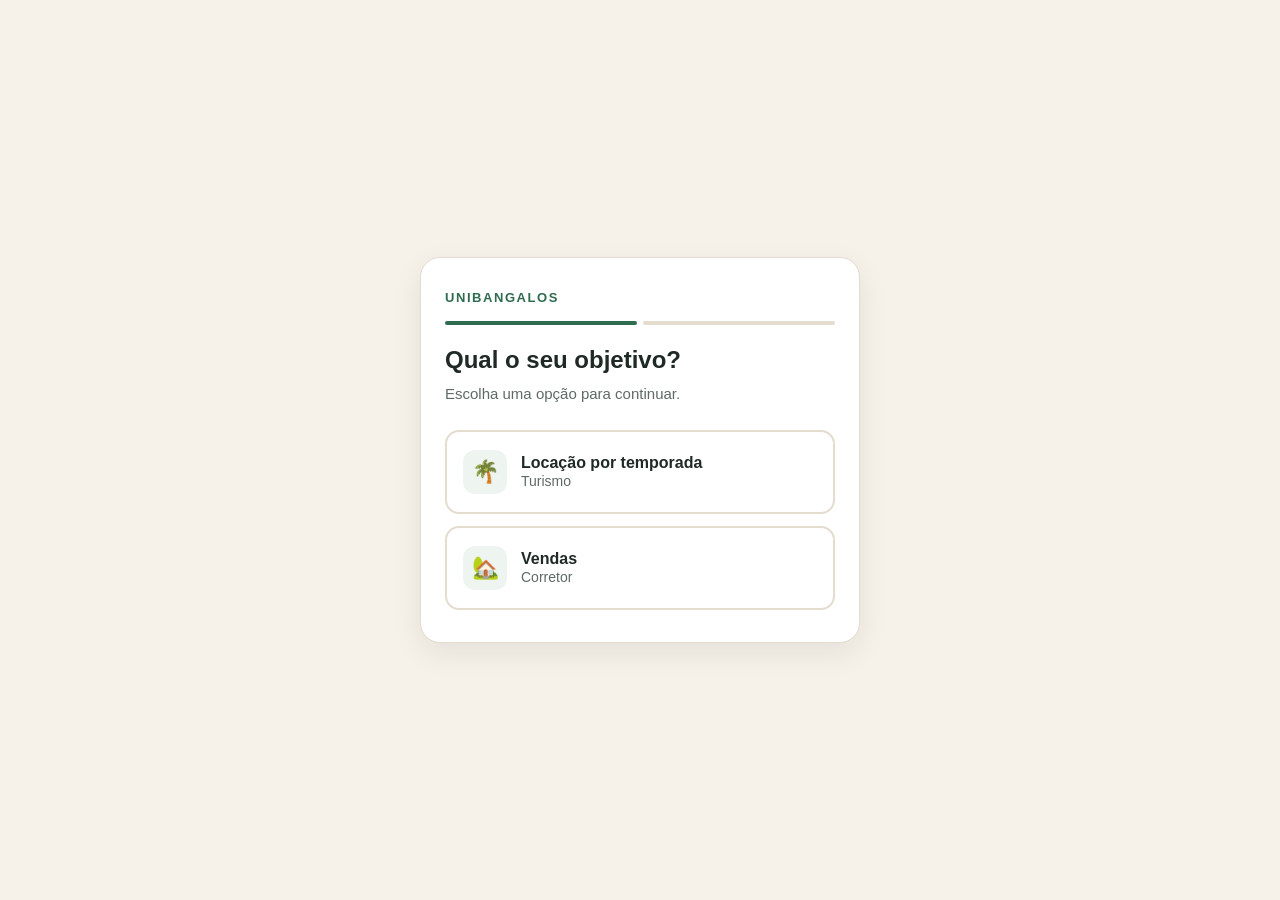
<file: index.html>
<!DOCTYPE html>
<html lang="pt-BR">
<head>
  <meta charset="UTF-8">
  <meta name="viewport" content="width=device-width, initial-scale=1.0">
  <title>Unibangalos | Qual o seu objetivo?</title>
  <meta name="description" content="Unibangalos - locação por temporada e vendas.">
  <link rel="stylesheet" href="assets/style.css">
  <script src="assets/config.js"></script>

  <!-- Meta Pixel Code -->
  <script>
  !function(f,b,e,v,n,t,s)
  {if(f.fbq)return;n=f.fbq=function(){n.callMethod?
  n.callMethod.apply(n,arguments):n.queue.push(arguments)};
  if(!f._fbq)f._fbq=n;n.push=n;n.loaded=!0;n.version='2.0';
  n.queue=[];t=b.createElement(e);t.async=!0;
  t.src=v;s=b.getElementsByTagName(e)[0];
  s.parentNode.insertBefore(t,s)}(window, document,'script',
  'https://connect.facebook.net/en_US/fbevents.js');
  fbq('init', '636846751474620');
  fbq('track', 'PageView');
  </script>
  <noscript><img height="1" width="1" style="display:none"
  src="https://www.facebook.com/tr?id=636846751474620&ev=PageView&noscript=1"
  /></noscript>
  <!-- End Meta Pixel Code -->
</head>
<body>
  <main class="card">
    <p class="brand">Unibangalos</p>
    <div class="steps" aria-hidden="true"><span class="active"></span><span></span></div>

    <h1>Qual o seu objetivo?</h1>
    <p class="subtitle">Escolha uma opção para continuar.</p>

    <div class="options">
      <button type="button" class="option" data-objetivo="turismo" data-evento="clicou_turismo">
        <span class="icon" aria-hidden="true">🌴</span>
        <span>
          <strong>Locação por temporada</strong>
          <small>Turismo</small>
        </span>
      </button>

      <button type="button" class="option" data-objetivo="corretor" data-evento="clicou_corretor">
        <span class="icon" aria-hidden="true">🏡</span>
        <span>
          <strong>Vendas</strong>
          <small>Corretor</small>
        </span>
      </button>
    </div>
  </main>

  <script>
    (function () {
      // Guarda UTMs/fbclid da URL de entrada para enviar junto com o lead
      var params = new URLSearchParams(window.location.search);
      var keys = ['utm_source', 'utm_medium', 'utm_campaign', 'utm_content', 'utm_term', 'fbclid'];
      try {
        keys.forEach(function (k) {
          if (params.get(k)) sessionStorage.setItem(k, params.get(k));
        });
      } catch (e) {}

      var navegando = false;

      document.querySelectorAll('.option').forEach(function (btn) {
        btn.addEventListener('click', function () {
          if (navegando) return;
          navegando = true;

          var objetivo = btn.getAttribute('data-objetivo');
          var evento = btn.getAttribute('data-evento');
          btn.classList.add('selected');

          // Evento personalizado na Meta: clicou_turismo ou clicou_corretor
          if (typeof fbq === 'function') {
            fbq('trackCustom', evento, { objetivo: objetivo });
          }

          try { sessionStorage.setItem('objetivo', objetivo); } catch (e) {}

          // Mantém UTMs na URL da próxima página
          var next = new URLSearchParams(params);
          next.set('objetivo', objetivo);

          // Pequena espera para o Pixel concluir o envio antes de trocar de página
          setTimeout(function () {
            window.location.href = 'cadastro.html?' + next.toString();
          }, 400);
        });
      });
    })();
  </script>
</body>
</html>
</file>
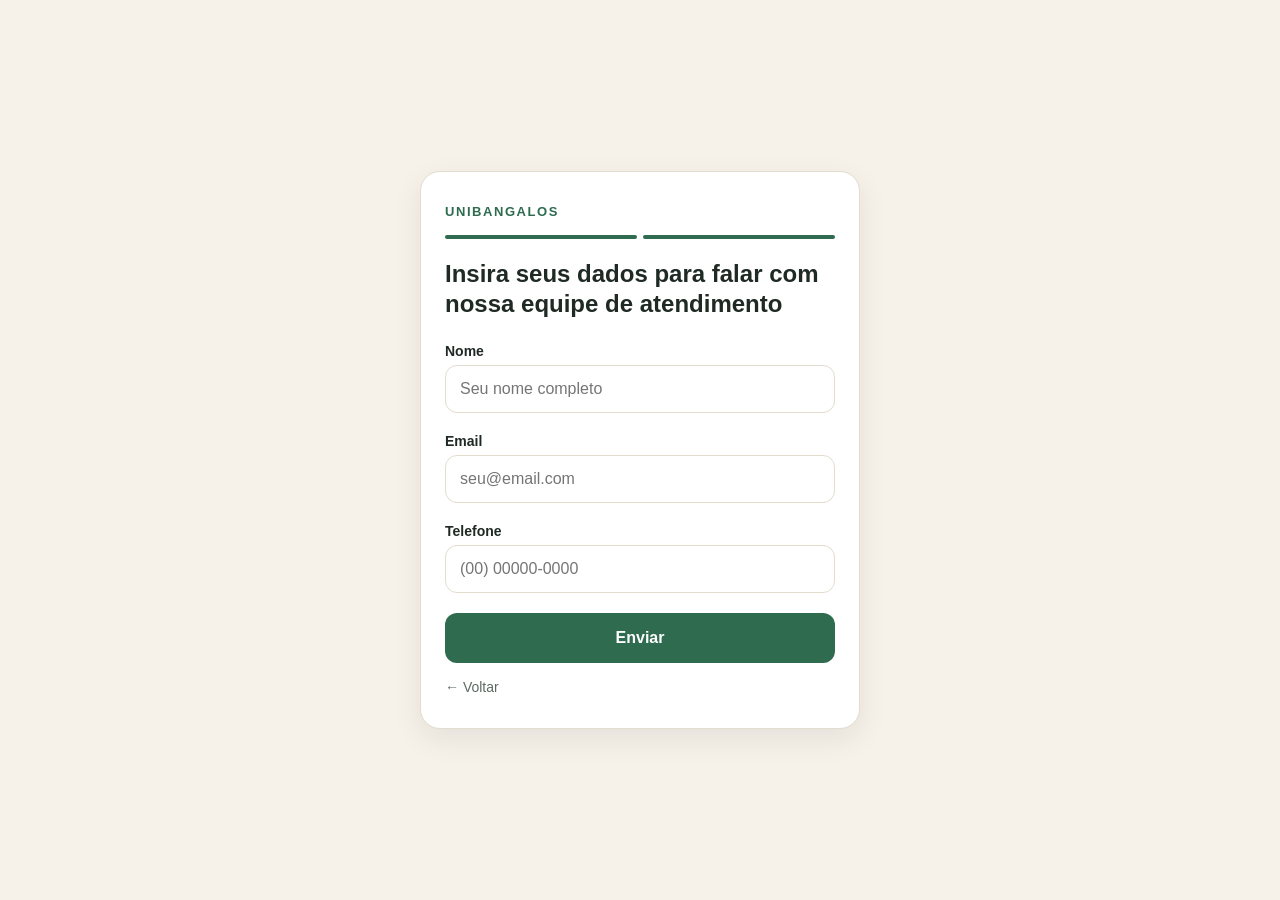
<file: cadastro.html>
<!DOCTYPE html>
<html lang="pt-BR">
<head>
  <meta charset="UTF-8">
  <meta name="viewport" content="width=device-width, initial-scale=1.0">
  <title>Unibangalos | Cadastro</title>
  <meta name="description" content="Fale com a equipe de atendimento Unibangalos.">
  <link rel="stylesheet" href="assets/style.css">
  <script src="assets/config.js"></script>

  <!-- Meta Pixel Code -->
  <script>
  !function(f,b,e,v,n,t,s)
  {if(f.fbq)return;n=f.fbq=function(){n.callMethod?
  n.callMethod.apply(n,arguments):n.queue.push(arguments)};
  if(!f._fbq)f._fbq=n;n.push=n;n.loaded=!0;n.version='2.0';
  n.queue=[];t=b.createElement(e);t.async=!0;
  t.src=v;s=b.getElementsByTagName(e)[0];
  s.parentNode.insertBefore(t,s)}(window, document,'script',
  'https://connect.facebook.net/en_US/fbevents.js');
  fbq('init', '636846751474620');
  fbq('track', 'PageView');
  </script>
  <noscript><img height="1" width="1" style="display:none"
  src="https://www.facebook.com/tr?id=636846751474620&ev=PageView&noscript=1"
  /></noscript>
  <!-- End Meta Pixel Code -->
</head>
<body>
  <main class="card">
    <p class="brand">Unibangalos</p>
    <div class="steps" aria-hidden="true"><span class="active"></span><span class="active"></span></div>

    <section id="form-section">
      <h1>Insira seus dados para falar com nossa equipe de atendimento</h1>
      <p class="subtitle" id="objetivo-label"></p>

      <form id="lead-form" novalidate>
        <div>
          <label for="nome">Nome</label>
          <input type="text" id="nome" name="nome" autocomplete="name" placeholder="Seu nome completo" required>
          <div class="field-error" id="erro-nome"></div>
        </div>

        <div>
          <label for="email">Email</label>
          <input type="email" id="email" name="email" autocomplete="email" inputmode="email" placeholder="seu@email.com" required>
          <div class="field-error" id="erro-email"></div>
        </div>

        <div>
          <label for="telefone">Telefone</label>
          <input type="tel" id="telefone" name="telefone" autocomplete="tel" inputmode="tel" placeholder="(00) 00000-0000" maxlength="15" required>
          <div class="field-error" id="erro-telefone"></div>
        </div>

        <button type="submit" class="btn" id="btn-enviar">Enviar</button>
      </form>

      <a class="back" href="index.html" id="link-voltar">← Voltar</a>
    </section>

    <section id="success-section" class="success hidden" aria-live="polite">
      <div class="check" aria-hidden="true">✓</div>
      <h1>Recebemos seus dados!</h1>
      <p class="subtitle">Em breve nossa equipe de atendimento entrará em contato com você.</p>
    </section>
  </main>

  <script>
    (function () {
      var config = window.UNIBANGALOS_CONFIG || {};
      var params = new URLSearchParams(window.location.search);

      function lerStorage(k) {
        try { return sessionStorage.getItem(k) || ''; } catch (e) { return ''; }
      }

      var objetivo = params.get('objetivo') || lerStorage('objetivo');
      var objetivoTexto = {
        turismo: 'Locação por temporada (Turismo)',
        corretor: 'Vendas (Corretor)'
      }[objetivo] || '';

      if (objetivoTexto) {
        document.getElementById('objetivo-label').textContent = 'Objetivo: ' + objetivoTexto;
      }

      // Mantém UTMs ao voltar para o filtro
      var voltar = new URLSearchParams(params);
      voltar.delete('objetivo');
      if (voltar.toString()) {
        document.getElementById('link-voltar').href = 'index.html?' + voltar.toString();
      }

      // Máscara de telefone brasileiro
      var tel = document.getElementById('telefone');
      tel.addEventListener('input', function () {
        var d = tel.value.replace(/\D/g, '').slice(0, 11);
        var out = d;
        if (d.length > 10) out = '(' + d.slice(0, 2) + ') ' + d.slice(2, 7) + '-' + d.slice(7);
        else if (d.length > 6) out = '(' + d.slice(0, 2) + ') ' + d.slice(2, 6) + '-' + d.slice(6);
        else if (d.length > 2) out = '(' + d.slice(0, 2) + ') ' + d.slice(2);
        else if (d.length > 0) out = '(' + d;
        tel.value = out;
      });

      function setErro(id, msg) {
        var input = document.getElementById(id);
        document.getElementById('erro-' + id).textContent = msg;
        input.classList.toggle('invalid', !!msg);
        return !msg;
      }

      ['nome', 'email', 'telefone'].forEach(function (id) {
        document.getElementById(id).addEventListener('input', function () { setErro(id, ''); });
      });

      function validar(dados) {
        var ok = true;
        ok = setErro('nome', dados.nome.length >= 2 ? '' : 'Informe seu nome.') && ok;
        ok = setErro('email', /^[^\s@]+@[^\s@]+\.[^\s@]+$/.test(dados.email) ? '' : 'Informe um email válido.') && ok;
        var digitos = dados.telefone.replace(/\D/g, '');
        ok = setErro('telefone', digitos.length >= 10 ? '' : 'Informe um telefone com DDD.') && ok;
        return ok;
      }

      var enviado = false;
      var form = document.getElementById('lead-form');
      var btn = document.getElementById('btn-enviar');

      form.addEventListener('submit', function (ev) {
        ev.preventDefault();
        if (enviado) return;

        var dados = {
          nome: document.getElementById('nome').value.trim(),
          email: document.getElementById('email').value.trim(),
          telefone: tel.value.trim()
        };

        if (!validar(dados)) return;

        enviado = true;
        btn.disabled = true;
        btn.textContent = 'Enviando...';

        // Evento de Lead na Meta
        if (typeof fbq === 'function') {
          fbq('track', 'Lead', {
            content_name: objetivoTexto || 'Cadastro',
            content_category: objetivo || 'nao_informado'
          }, { eventID: 'lead-' + Date.now() + '-' + Math.random().toString(36).slice(2, 8) });
        }

        // Envio para a planilha do Google Sheets (via Apps Script)
        var body = new URLSearchParams({
          nome: dados.nome,
          email: dados.email,
          telefone: dados.telefone,
          objetivo: objetivoTexto || objetivo,
          utm_source: params.get('utm_source') || lerStorage('utm_source'),
          utm_medium: params.get('utm_medium') || lerStorage('utm_medium'),
          utm_campaign: params.get('utm_campaign') || lerStorage('utm_campaign'),
          utm_content: params.get('utm_content') || lerStorage('utm_content'),
          utm_term: params.get('utm_term') || lerStorage('utm_term'),
          fbclid: params.get('fbclid') || lerStorage('fbclid'),
          pagina: window.location.href
        });

        function sucesso() {
          document.getElementById('form-section').classList.add('hidden');
          document.getElementById('success-section').classList.remove('hidden');
        }

        var url = config.SHEETS_WEBAPP_URL || '';
        if (!/^https:\/\/script\.google\.com\//.test(url)) {
          console.warn('SHEETS_WEBAPP_URL não configurada em assets/config.js');
          sucesso();
          return;
        }

        fetch(url, { method: 'POST', mode: 'no-cors', body: body })
          .catch(function (err) { console.error('Erro ao enviar para a planilha', err); })
          .then(sucesso);
      });
    })();
  </script>
</body>
</html>
</file>
<file: assets/style.css>
:root {
  --bg: #f6f1e9;
  --card: #ffffff;
  --text: #1f2a24;
  --muted: #5d6b63;
  --primary: #2f6b4f;
  --primary-hover: #25573f;
  --border: #e3dccf;
  --focus: rgba(47, 107, 79, 0.25);
  --error: #b42318;
}

* { box-sizing: border-box; }

html, body { margin: 0; padding: 0; }

body {
  min-height: 100vh;
  font-family: 'Inter', -apple-system, BlinkMacSystemFont, 'Segoe UI', Roboto, sans-serif;
  background: var(--bg);
  color: var(--text);
  display: flex;
  align-items: center;
  justify-content: center;
  padding: 24px 16px;
}

.card {
  width: 100%;
  max-width: 440px;
  background: var(--card);
  border: 1px solid var(--border);
  border-radius: 20px;
  padding: 32px 24px;
  box-shadow: 0 10px 30px rgba(31, 42, 36, 0.08);
}

.brand {
  font-size: 13px;
  font-weight: 600;
  letter-spacing: 0.12em;
  text-transform: uppercase;
  color: var(--primary);
  margin: 0 0 16px;
}

.steps {
  display: flex;
  gap: 6px;
  margin-bottom: 20px;
}
.steps span {
  flex: 1;
  height: 4px;
  border-radius: 4px;
  background: var(--border);
}
.steps span.active { background: var(--primary); }

h1 {
  font-size: 24px;
  line-height: 1.25;
  margin: 0 0 8px;
}

.subtitle {
  color: var(--muted);
  margin: 0 0 24px;
  font-size: 15px;
  line-height: 1.5;
}

/* Filtro */
.options { display: grid; gap: 12px; }

.option {
  display: flex;
  align-items: center;
  gap: 14px;
  width: 100%;
  text-align: left;
  padding: 18px 16px;
  border: 2px solid var(--border);
  border-radius: 14px;
  background: #fff;
  font: inherit;
  color: inherit;
  cursor: pointer;
  transition: border-color .15s, background .15s, transform .1s;
}
.option:hover { border-color: var(--primary); }
.option:focus-visible { outline: none; box-shadow: 0 0 0 4px var(--focus); border-color: var(--primary); }
.option:active { transform: scale(0.99); }
.option.selected { border-color: var(--primary); background: #eef5f1; }

.option .icon {
  flex: 0 0 44px;
  height: 44px;
  border-radius: 12px;
  background: #eef5f1;
  display: grid;
  place-items: center;
  font-size: 22px;
}
.option strong { display: block; font-size: 16px; }
.option small { color: var(--muted); font-size: 14px; }

/* Cadastro */
form { display: grid; gap: 16px; }

label {
  display: block;
  font-size: 14px;
  font-weight: 600;
  margin-bottom: 6px;
}

input {
  width: 100%;
  padding: 14px;
  border: 1px solid var(--border);
  border-radius: 12px;
  font: inherit;
  font-size: 16px;
  color: inherit;
  background: #fff;
}
input:focus { outline: none; border-color: var(--primary); box-shadow: 0 0 0 4px var(--focus); }
input.invalid { border-color: var(--error); }

.field-error {
  color: var(--error);
  font-size: 13px;
  margin-top: 4px;
  min-height: 0;
}

.btn {
  width: 100%;
  padding: 16px;
  border: 0;
  border-radius: 12px;
  background: var(--primary);
  color: #fff;
  font: inherit;
  font-size: 16px;
  font-weight: 600;
  cursor: pointer;
  transition: background .15s;
}
.btn:hover { background: var(--primary-hover); }
.btn:disabled { opacity: .7; cursor: wait; }

.back {
  display: inline-block;
  margin-top: 16px;
  color: var(--muted);
  font-size: 14px;
  text-decoration: none;
}
.back:hover { color: var(--primary); }

.success { text-align: center; }
.success .check {
  width: 64px;
  height: 64px;
  margin: 0 auto 16px;
  border-radius: 50%;
  background: #eef5f1;
  color: var(--primary);
  display: grid;
  place-items: center;
  font-size: 32px;
}

.hidden { display: none !important; }
</file>
